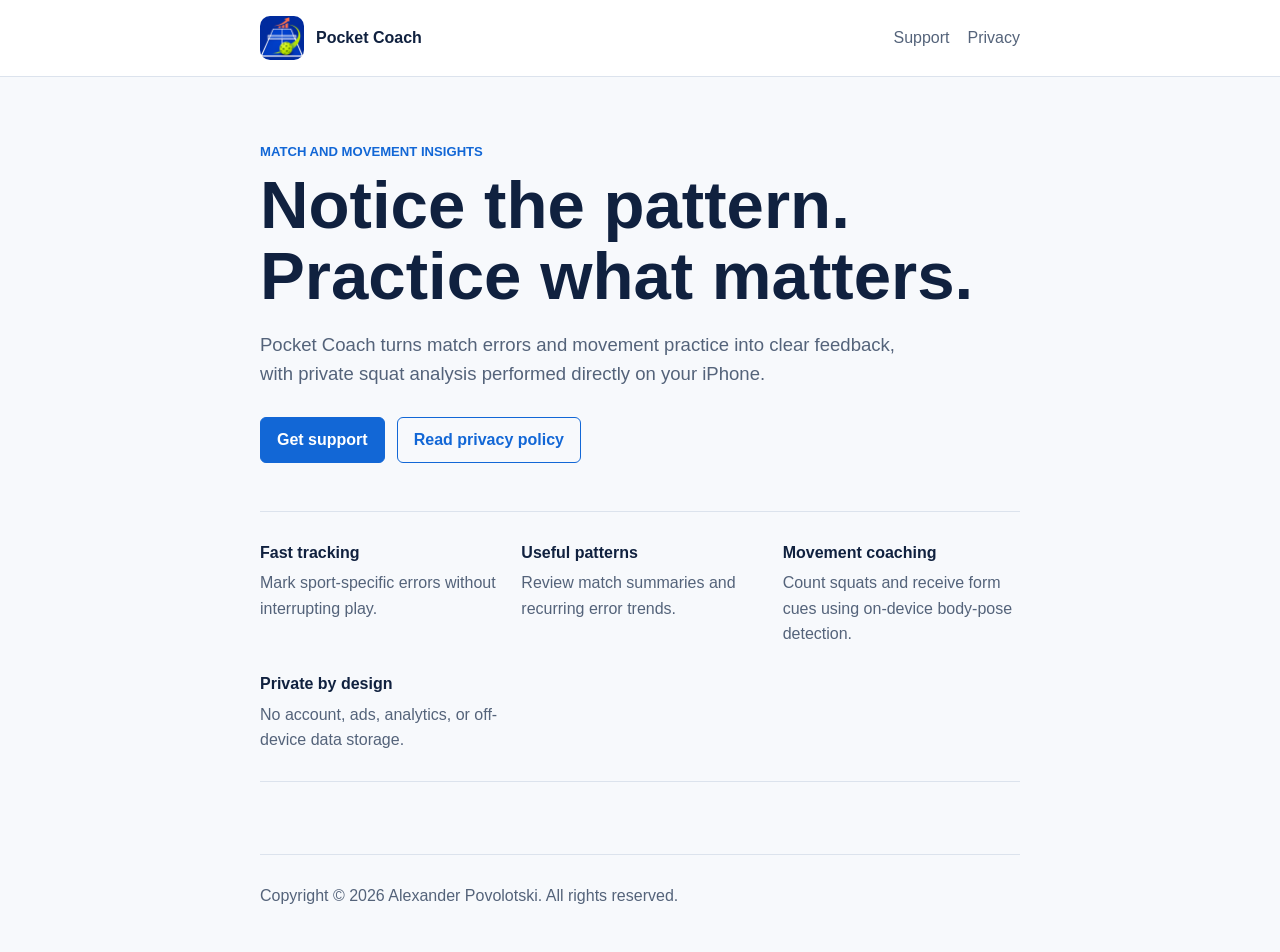
<file: index.html>
<!doctype html>
<html lang="en">
<head>
  <meta charset="utf-8">
  <meta name="viewport" content="width=device-width, initial-scale=1">
  <meta name="description" content="Pocket Coach provides private match insights and on-device squat coaching on iPhone.">
  <title>Pocket Coach</title>
  <link rel="icon" type="image/png" sizes="32x32" href="assets/favicon-32.png">
  <link rel="icon" type="image/png" sizes="16x16" href="assets/favicon-16.png">
  <link rel="apple-touch-icon" href="assets/apple-touch-icon.png">
  <link rel="stylesheet" href="styles.css">
</head>
<body>
  <header>
    <div class="nav">
      <a class="brand" href="index.html"><img src="assets/apple-touch-icon.png" alt="">Pocket Coach</a>
      <nav aria-label="Main navigation"><a href="support.html">Support</a><a href="privacy.html">Privacy</a></nav>
    </div>
  </header>
  <main>
    <div class="eyebrow">Match and movement insights</div>
    <h1>Notice the pattern. Practice what matters.</h1>
    <p class="lead">Pocket Coach turns match errors and movement practice into clear feedback, with private squat analysis performed directly on your iPhone.</p>
    <div class="actions"><a class="button" href="support.html">Get support</a><a class="button secondary" href="privacy.html">Read privacy policy</a></div>
    <section class="feature-list" aria-label="Highlights">
      <div><strong>Fast tracking</strong><span>Mark sport-specific errors without interrupting play.</span></div>
      <div><strong>Useful patterns</strong><span>Review match summaries and recurring error trends.</span></div>
      <div><strong>Movement coaching</strong><span>Count squats and receive form cues using on-device body-pose detection.</span></div>
      <div><strong>Private by design</strong><span>No account, ads, analytics, or off-device data storage.</span></div>
    </section>
  </main>
  <footer>Copyright &copy; 2026 Alexander Povolotski. All rights reserved.</footer>
</body>
</html>
</file>
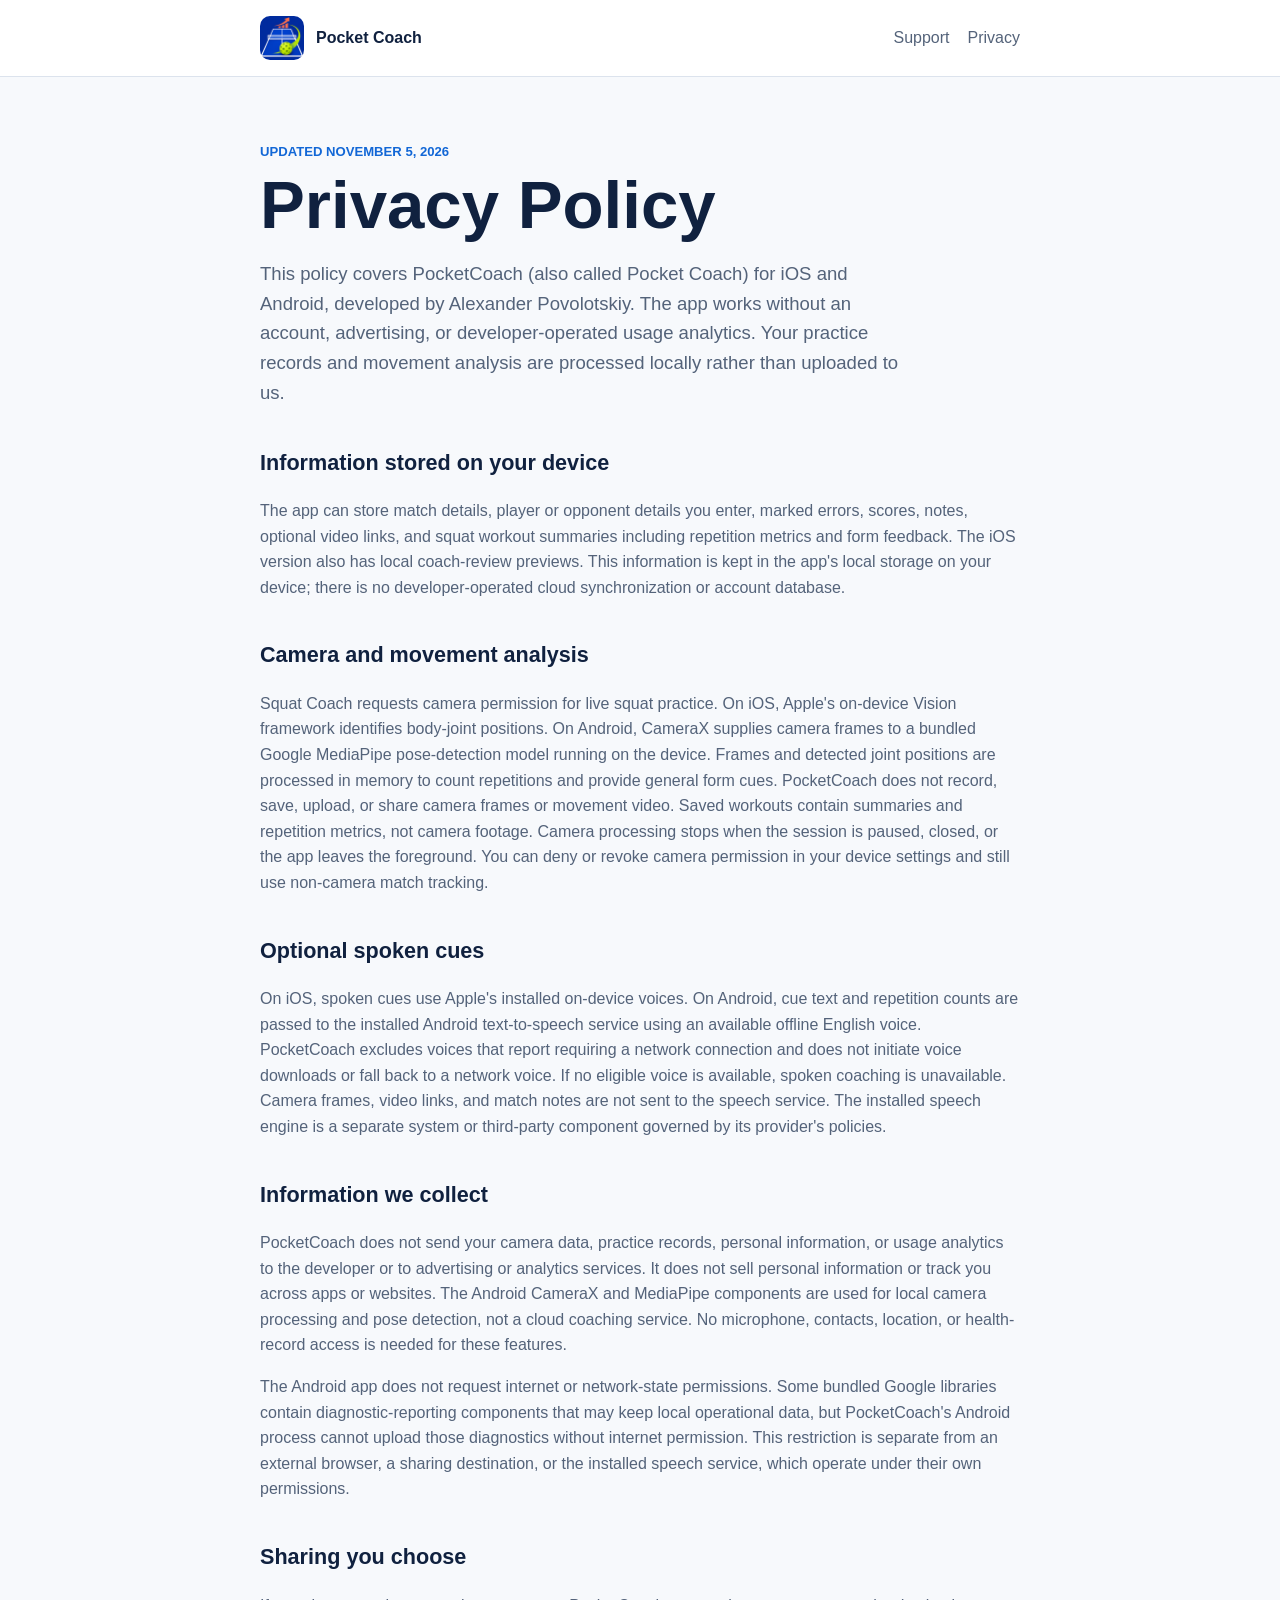
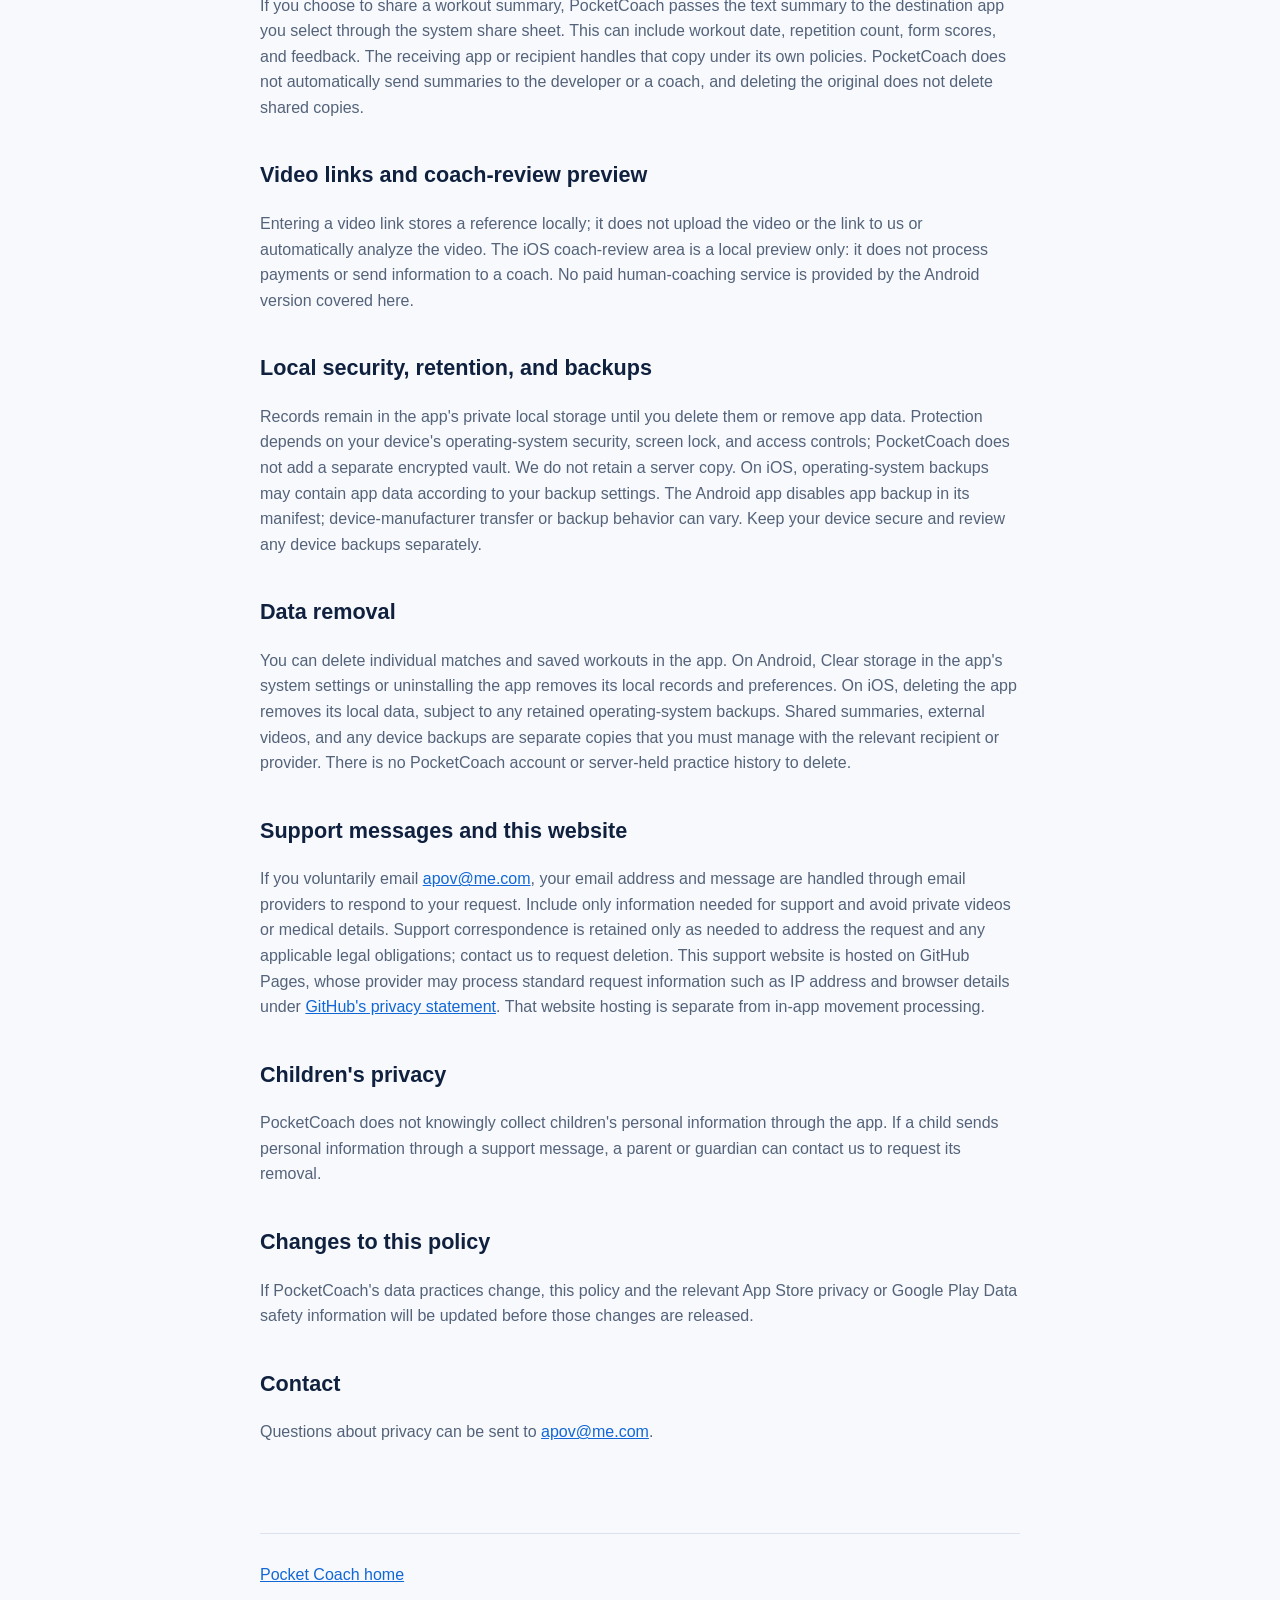
<file: privacy.html>
<!doctype html>
<html lang="en">
<head>
  <meta charset="utf-8">
  <meta name="viewport" content="width=device-width, initial-scale=1">
  <meta name="description" content="Privacy policy for PocketCoach (Pocket Coach) on iOS and Android.">
  <title>Privacy Policy - Pocket Coach</title>
  <link rel="icon" type="image/png" sizes="32x32" href="assets/favicon-32.png">
  <link rel="apple-touch-icon" href="assets/apple-touch-icon.png">
  <link rel="stylesheet" href="styles.css">
</head>
<body>
  <header><div class="nav"><a class="brand" href="index.html"><img src="assets/apple-touch-icon.png" alt="">Pocket Coach</a><nav aria-label="Main navigation"><a href="support.html">Support</a><a href="privacy.html" aria-current="page">Privacy</a></nav></div></header>
  <main>
    <div class="eyebrow">Updated November 5, 2026</div>
    <h1>Privacy Policy</h1>
    <p class="lead">This policy covers PocketCoach (also called Pocket Coach) for iOS and Android, developed by Alexander Povolotskiy. The app works without an account, advertising, or developer-operated usage analytics. Your practice records and movement analysis are processed locally rather than uploaded to us.</p>

    <h2>Information stored on your device</h2>
    <p>The app can store match details, player or opponent details you enter, marked errors, scores, notes, optional video links, and squat workout summaries including repetition metrics and form feedback. The iOS version also has local coach-review previews. This information is kept in the app's local storage on your device; there is no developer-operated cloud synchronization or account database.</p>

    <h2>Camera and movement analysis</h2>
    <p>Squat Coach requests camera permission for live squat practice. On iOS, Apple's on-device Vision framework identifies body-joint positions. On Android, CameraX supplies camera frames to a bundled Google MediaPipe pose-detection model running on the device. Frames and detected joint positions are processed in memory to count repetitions and provide general form cues. PocketCoach does not record, save, upload, or share camera frames or movement video. Saved workouts contain summaries and repetition metrics, not camera footage. Camera processing stops when the session is paused, closed, or the app leaves the foreground. You can deny or revoke camera permission in your device settings and still use non-camera match tracking.</p>

    <h2>Optional spoken cues</h2>
    <p>On iOS, spoken cues use Apple's installed on-device voices. On Android, cue text and repetition counts are passed to the installed Android text-to-speech service using an available offline English voice. PocketCoach excludes voices that report requiring a network connection and does not initiate voice downloads or fall back to a network voice. If no eligible voice is available, spoken coaching is unavailable. Camera frames, video links, and match notes are not sent to the speech service. The installed speech engine is a separate system or third-party component governed by its provider's policies.</p>

    <h2>Information we collect</h2>
    <p>PocketCoach does not send your camera data, practice records, personal information, or usage analytics to the developer or to advertising or analytics services. It does not sell personal information or track you across apps or websites. The Android CameraX and MediaPipe components are used for local camera processing and pose detection, not a cloud coaching service. No microphone, contacts, location, or health-record access is needed for these features.</p>

    <p>The Android app does not request internet or network-state permissions. Some bundled Google libraries contain diagnostic-reporting components that may keep local operational data, but PocketCoach's Android process cannot upload those diagnostics without internet permission. This restriction is separate from an external browser, a sharing destination, or the installed speech service, which operate under their own permissions.</p>
    <h2>Sharing you choose</h2>
    <p>If you choose to share a workout summary, PocketCoach passes the text summary to the destination app you select through the system share sheet. This can include workout date, repetition count, form scores, and feedback. The receiving app or recipient handles that copy under its own policies. PocketCoach does not automatically send summaries to the developer or a coach, and deleting the original does not delete shared copies.</p>

    <h2>Video links and coach-review preview</h2>
    <p>Entering a video link stores a reference locally; it does not upload the video or the link to us or automatically analyze the video. The iOS coach-review area is a local preview only: it does not process payments or send information to a coach. No paid human-coaching service is provided by the Android version covered here.</p>

    <h2>Local security, retention, and backups</h2>
    <p>Records remain in the app's private local storage until you delete them or remove app data. Protection depends on your device's operating-system security, screen lock, and access controls; PocketCoach does not add a separate encrypted vault. We do not retain a server copy. On iOS, operating-system backups may contain app data according to your backup settings. The Android app disables app backup in its manifest; device-manufacturer transfer or backup behavior can vary. Keep your device secure and review any device backups separately.</p>

    <h2>Data removal</h2>
    <p>You can delete individual matches and saved workouts in the app. On Android, Clear storage in the app's system settings or uninstalling the app removes its local records and preferences. On iOS, deleting the app removes its local data, subject to any retained operating-system backups. Shared summaries, external videos, and any device backups are separate copies that you must manage with the relevant recipient or provider. There is no PocketCoach account or server-held practice history to delete.</p>

    <h2>Support messages and this website</h2>
    <p>If you voluntarily email <a href="mailto:apov@me.com">apov@me.com</a>, your email address and message are handled through email providers to respond to your request. Include only information needed for support and avoid private videos or medical details. Support correspondence is retained only as needed to address the request and any applicable legal obligations; contact us to request deletion. This support website is hosted on GitHub Pages, whose provider may process standard request information such as IP address and browser details under <a href="https://docs.github.com/en/site-policy/privacy-policies/github-general-privacy-statement">GitHub's privacy statement</a>. That website hosting is separate from in-app movement processing.</p>

    <h2>Children's privacy</h2>
    <p>PocketCoach does not knowingly collect children's personal information through the app. If a child sends personal information through a support message, a parent or guardian can contact us to request its removal.</p>

    <h2>Changes to this policy</h2>
    <p>If PocketCoach's data practices change, this policy and the relevant App Store privacy or Google Play Data safety information will be updated before those changes are released.</p>

    <h2>Contact</h2>
    <p>Questions about privacy can be sent to <a href="mailto:apov@me.com">apov@me.com</a>.</p>
  </main>
  <footer><a href="index.html">Pocket Coach home</a></footer>
</body>
</html>
</file>
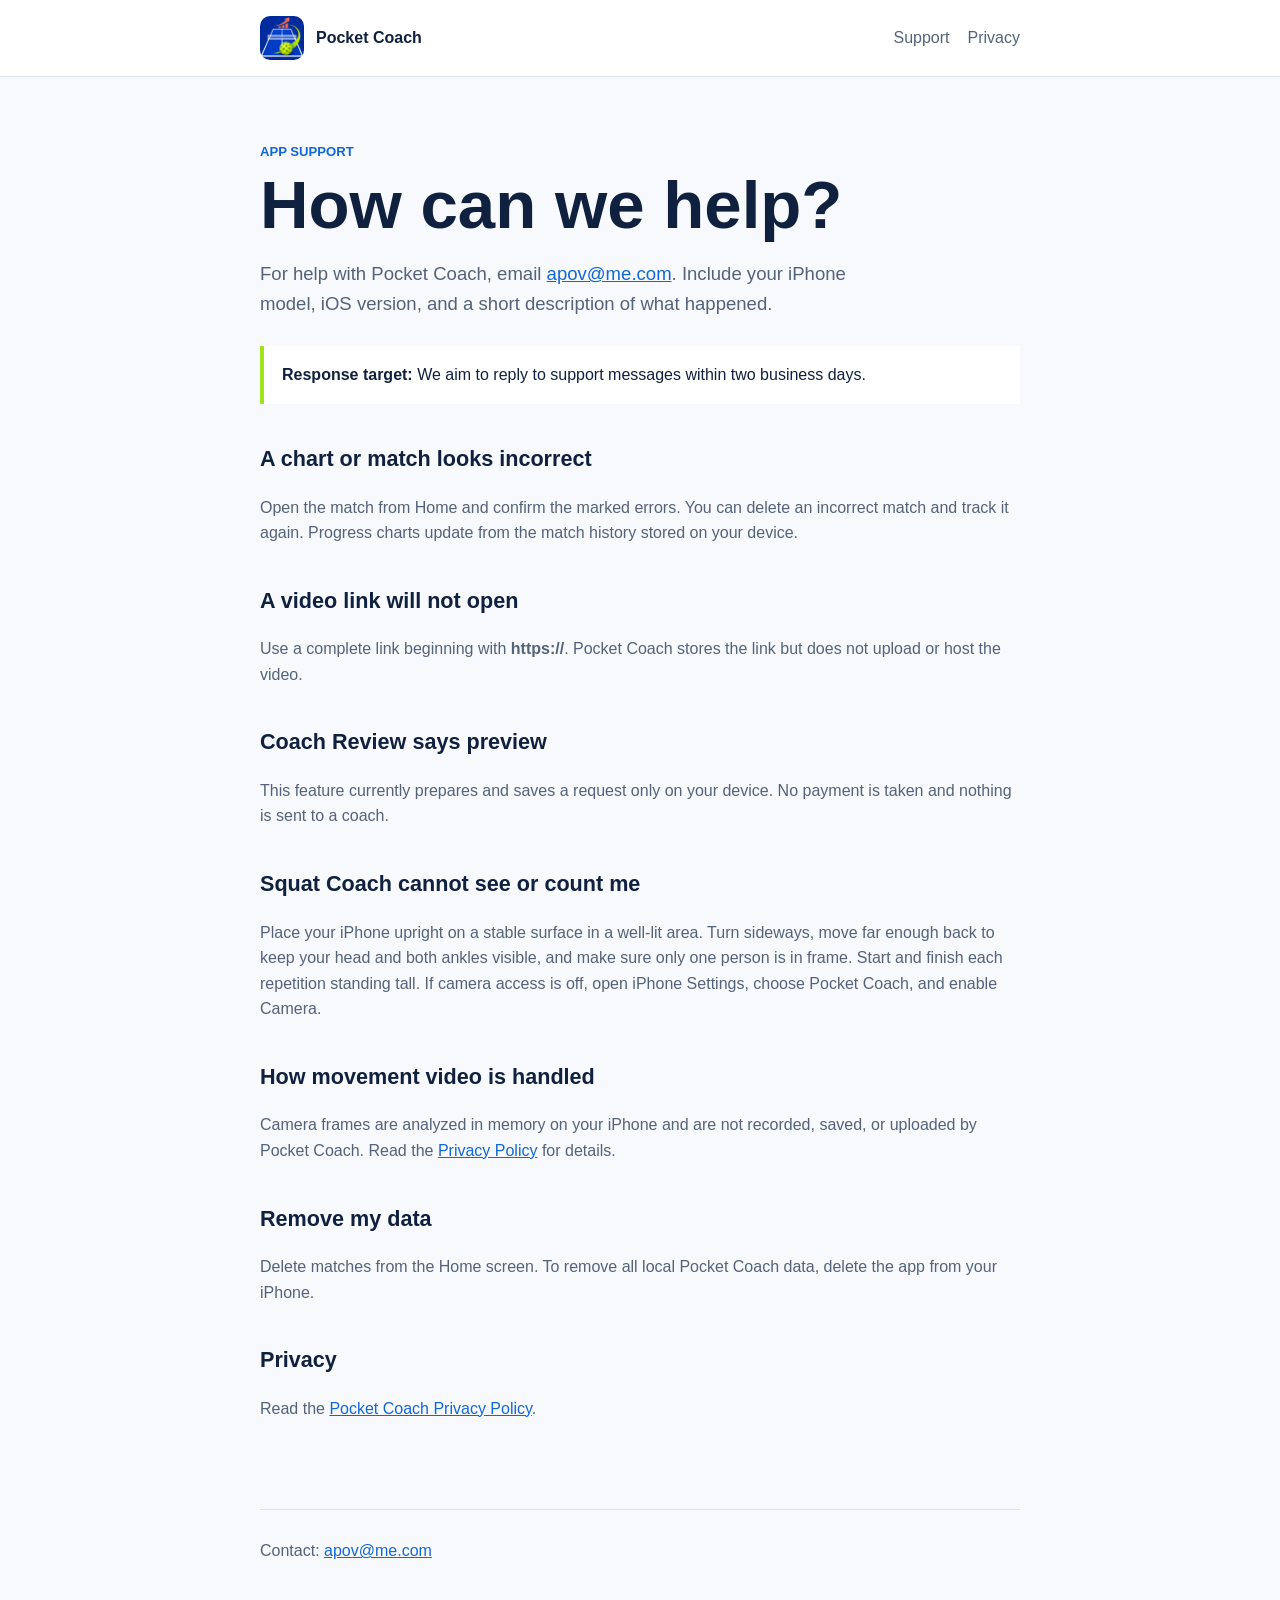
<file: support.html>
<!doctype html>
<html lang="en">
<head>
  <meta charset="utf-8">
  <meta name="viewport" content="width=device-width, initial-scale=1">
  <meta name="description" content="Support for the Pocket Coach iOS app.">
  <title>Support - Pocket Coach</title>
  <link rel="icon" type="image/png" sizes="32x32" href="assets/favicon-32.png">
  <link rel="apple-touch-icon" href="assets/apple-touch-icon.png">
  <link rel="stylesheet" href="styles.css">
</head>
<body>
  <header><div class="nav"><a class="brand" href="index.html"><img src="assets/apple-touch-icon.png" alt="">Pocket Coach</a><nav aria-label="Main navigation"><a href="support.html" aria-current="page">Support</a><a href="privacy.html">Privacy</a></nav></div></header>
  <main>
    <div class="eyebrow">App support</div>
    <h1>How can we help?</h1>
    <p class="lead">For help with Pocket Coach, email <a href="mailto:apov@me.com">apov@me.com</a>. Include your iPhone model, iOS version, and a short description of what happened.</p>

    <div class="notice"><strong>Response target:</strong> We aim to reply to support messages within two business days.</div>

    <h2>A chart or match looks incorrect</h2>
    <p>Open the match from Home and confirm the marked errors. You can delete an incorrect match and track it again. Progress charts update from the match history stored on your device.</p>

    <h2>A video link will not open</h2>
    <p>Use a complete link beginning with <strong>https://</strong>. Pocket Coach stores the link but does not upload or host the video.</p>

    <h2>Coach Review says preview</h2>
    <p>This feature currently prepares and saves a request only on your device. No payment is taken and nothing is sent to a coach.</p>

    <h2>Squat Coach cannot see or count me</h2>
    <p>Place your iPhone upright on a stable surface in a well-lit area. Turn sideways, move far enough back to keep your head and both ankles visible, and make sure only one person is in frame. Start and finish each repetition standing tall. If camera access is off, open iPhone Settings, choose Pocket Coach, and enable Camera.</p>

    <h2>How movement video is handled</h2>
    <p>Camera frames are analyzed in memory on your iPhone and are not recorded, saved, or uploaded by Pocket Coach. Read the <a href="privacy.html">Privacy Policy</a> for details.</p>

    <h2>Remove my data</h2>
    <p>Delete matches from the Home screen. To remove all local Pocket Coach data, delete the app from your iPhone.</p>

    <h2>Privacy</h2>
    <p>Read the <a href="privacy.html">Pocket Coach Privacy Policy</a>.</p>
  </main>
  <footer>Contact: <a href="mailto:apov@me.com">apov@me.com</a></footer>
</body>
</html>
</file>
<file: styles.css>
:root {
  color-scheme: light dark;
  --ink: #10213f;
  --muted: #54637a;
  --paper: #f7f9fc;
  --surface: #ffffff;
  --blue: #1267d6;
  --lime: #9fe31a;
  --coral: #ff6b5c;
  --line: #dce3ed;
}

* { box-sizing: border-box; }

body {
  margin: 0;
  background: var(--paper);
  color: var(--ink);
  font-family: -apple-system, BlinkMacSystemFont, "Segoe UI", sans-serif;
  line-height: 1.6;
}

a { color: var(--blue); }

header {
  border-bottom: 1px solid var(--line);
  background: var(--surface);
}

.nav, main, footer {
  width: min(760px, calc(100% - 40px));
  margin: 0 auto;
}

.nav {
  min-height: 76px;
  display: flex;
  align-items: center;
  justify-content: space-between;
  gap: 20px;
}

.brand {
  display: flex;
  align-items: center;
  gap: 12px;
  color: var(--ink);
  font-weight: 750;
  text-decoration: none;
}

.brand img { width: 44px; height: 44px; border-radius: 10px; }
.nav nav { display: flex; gap: 18px; }
.nav nav a { color: var(--muted); text-decoration: none; }

main { padding: 64px 0 72px; }

.eyebrow {
  color: var(--blue);
  font-size: 0.82rem;
  font-weight: 750;
  text-transform: uppercase;
}

h1 { margin: 8px 0 16px; font-size: clamp(2.2rem, 8vw, 4.2rem); line-height: 1.05; }
h2 { margin-top: 38px; font-size: 1.35rem; }
p, li { color: var(--muted); }
.lead { max-width: 640px; font-size: 1.16rem; }

.actions { display: flex; gap: 12px; margin-top: 28px; flex-wrap: wrap; }
.button {
  display: inline-flex;
  align-items: center;
  min-height: 44px;
  padding: 9px 16px;
  border: 1px solid var(--blue);
  border-radius: 6px;
  background: var(--blue);
  color: white;
  font-weight: 650;
  text-decoration: none;
}
.button.secondary { background: transparent; color: var(--blue); }

.feature-list {
  margin: 48px 0 0;
  padding: 28px 0;
  border-top: 1px solid var(--line);
  border-bottom: 1px solid var(--line);
  display: grid;
  grid-template-columns: repeat(3, 1fr);
  gap: 24px;
}
.feature-list strong { display: block; margin-bottom: 5px; }
.feature-list span { color: var(--muted); }

.notice {
  margin: 28px 0;
  padding: 16px 18px;
  border-left: 4px solid var(--lime);
  background: var(--surface);
}

footer { padding: 28px 0 44px; border-top: 1px solid var(--line); color: var(--muted); }

@media (max-width: 620px) {
  .nav { align-items: flex-start; padding: 15px 0; flex-direction: column; }
  .nav nav { padding-bottom: 4px; }
  main { padding-top: 44px; }
  .feature-list { grid-template-columns: 1fr; }
}

@media (prefers-color-scheme: dark) {
  :root {
    --ink: #f4f7fc;
    --muted: #b2bfd1;
    --paper: #0e1624;
    --surface: #151f30;
    --blue: #65a5ff;
    --line: #2d3a4f;
  }
}
</file>
